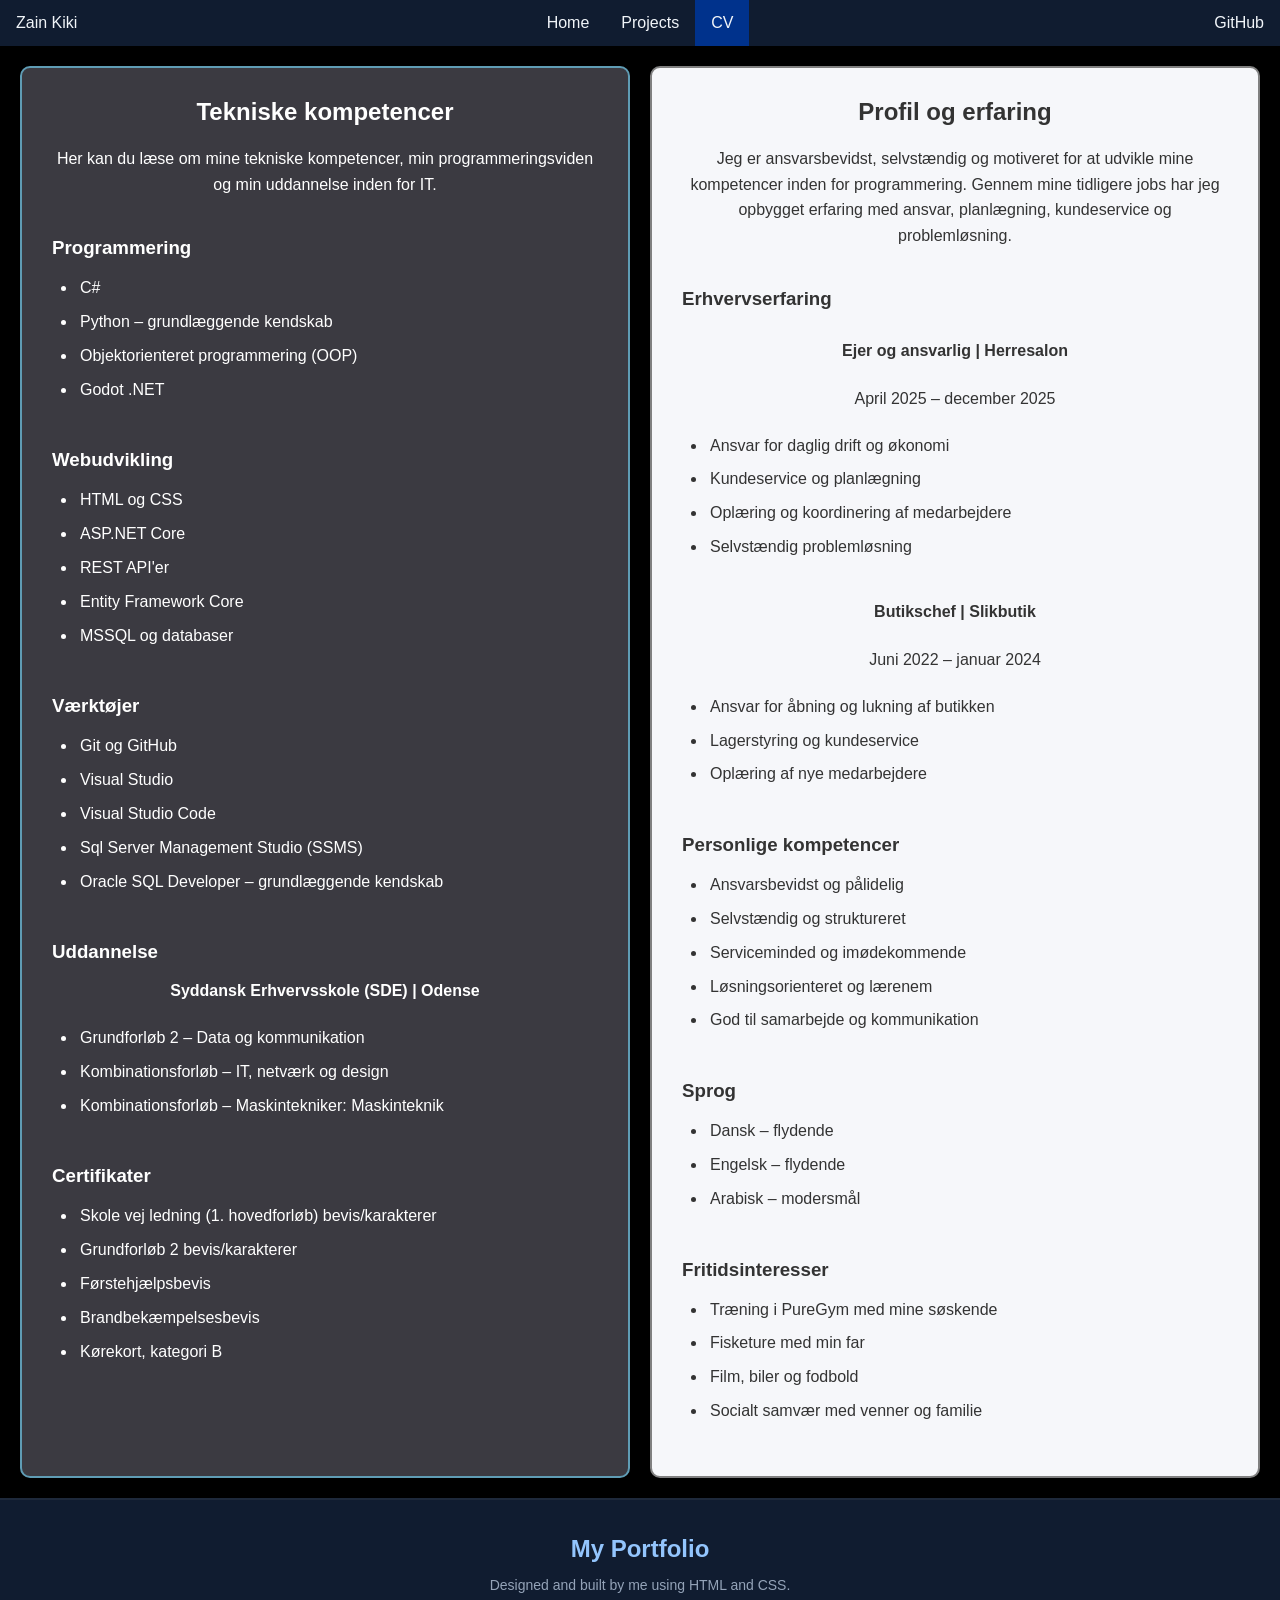
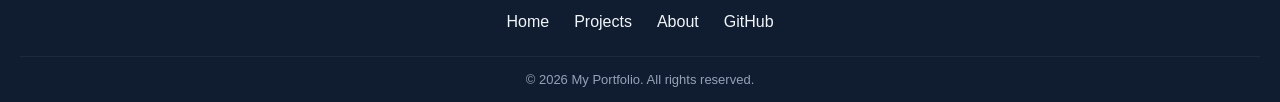
<file: about.html>
<!DOCTYPE html>
<html lang="en">
<head>
    <meta charset="UTF-8">
    <meta name="viewport" content="width=device-width, initial-scale=1.0">
    <title>My Site - About Me</title>
    <link rel="stylesheet" href="style.css">
    <link rel="stylesheet" href="about.css">
</head>

<body>
    <nav class="navContainer">
        <ul class="navbar">
            <li class="navbar-name">Zain Kiki</li>
            <li><a href="home.html">Home</a></li>
            <li><a href="projects.html">Projects</a></li>
            <li><a href="about.html" class="active">CV</a></li>
            <li class="GitHub"><a href="https://github.com/Zainkiki" target="_blank" rel="noopener noreferrer">GitHub</a></li>
        </ul>
    </nav>

    <main>
        <div class="split-container">
            <div class="split-left">
                <h2>Tekniske kompetencer</h2>

                <p>
                    Her kan du læse om mine tekniske kompetencer,
                    min programmeringsviden og min uddannelse inden for IT.
                </p>

                <h3>Programmering</h3>
                <ul>
                    <li>C#</li>
                    <li>Python – grundlæggende kendskab</li>
                    <li>Objektorienteret programmering (OOP)</li>
                    <li>Godot .NET</li>
                </ul>

                <h3>Webudvikling</h3>
                <ul>
                    <li>HTML og CSS</li>
                    <li>ASP.NET Core</li>
                    <li>REST API'er</li>
                    <li>Entity Framework Core</li>
                    <li>MSSQL og databaser</li>
                </ul>

                <h3>Værktøjer</h3>
                <ul>
                    <li>Git og GitHub</li>
                    <li>Visual Studio</li>
                    <li>Visual Studio Code</li>
                    <li>Sql Server Management Studio (SSMS)</li>
                    <li>Oracle SQL Developer – grundlæggende kendskab</li>
                </ul>

                <h3>Uddannelse</h3>
                <p><strong>Syddansk Erhvervsskole (SDE) | Odense</strong></p>
                <ul>
                    <li>Grundforløb 2 – Data og kommunikation</li>
                    <li>Kombinationsforløb – IT, netværk og design</li>
                    <li>Kombinationsforløb – Maskintekniker: Maskinteknik</li>
                </ul>

                <h3>Certifikater</h3>
                <ul>
                    <li>Skole vej ledning (1. hovedforløb) bevis/karakterer</li>
                    <li>Grundforløb 2 bevis/karakterer</li>
                    <li>Førstehjælpsbevis</li>
                    <li>Brandbekæmpelsesbevis</li>
                    <li>Kørekort, kategori B</li>
                </ul>
            </div>
            <div class="split-right">
                <h2>Profil og erfaring</h2>

                <p>
                    Jeg er ansvarsbevidst, selvstændig og motiveret for at
                    udvikle mine kompetencer inden for programmering.
                    Gennem mine tidligere jobs har jeg opbygget erfaring
                    med ansvar, planlægning, kundeservice og problemløsning.
                </p>

                <h3>Erhvervserfaring</h3>

                <h4>Ejer og ansvarlig | Herresalon</h4>
                <p>April 2025 – december 2025</p>
                <ul>
                    <li>Ansvar for daglig drift og økonomi</li>
                    <li>Kundeservice og planlægning</li>
                    <li>Oplæring og koordinering af medarbejdere</li>
                    <li>Selvstændig problemløsning</li>
                </ul>

                <h4>Butikschef | Slikbutik</h4>
                <p>Juni 2022 – januar 2024</p>
                <ul>
                    <li>Ansvar for åbning og lukning af butikken</li>
                    <li>Lagerstyring og kundeservice</li>
                    <li>Oplæring af nye medarbejdere</li>
                </ul>

                <h3>Personlige kompetencer</h3>
                <ul>
                    <li>Ansvarsbevidst og pålidelig</li>
                    <li>Selvstændig og struktureret</li>
                    <li>Serviceminded og imødekommende</li>
                    <li>Løsningsorienteret og lærenem</li>
                    <li>God til samarbejde og kommunikation</li>
                </ul>

                <h3>Sprog</h3>
                <ul>
                    <li>Dansk – flydende</li>
                    <li>Engelsk – flydende</li>
                    <li>Arabisk – modersmål</li>
                </ul>

                <h3>Fritidsinteresser</h3>
                <ul>
                    <li>Træning i PureGym med mine søskende</li>
                    <li>Fisketure med min far</li>
                    <li>Film, biler og fodbold</li>
                    <li>Socialt samvær med venner og familie</li>
                </ul>
            </div>
        </div>
    </main>


    <footer class="footer">
        <h3>My Portfolio</h3>
        <p>Designed and built by me using HTML and CSS.</p>

        <div class="footer-links">
            <a href="home.html">Home</a>
            <a href="projects.html">Projects</a>
            <a href="about.html">About</a>
            <a href="https://github.com/Zainkiki" target="_blank">GitHub</a>
        </div>

        <div class="footer-bottom">
            <p>© 2026 My Portfolio. All rights reserved.</p>
        </div>
    </footer>
</body>
</html>
</file>
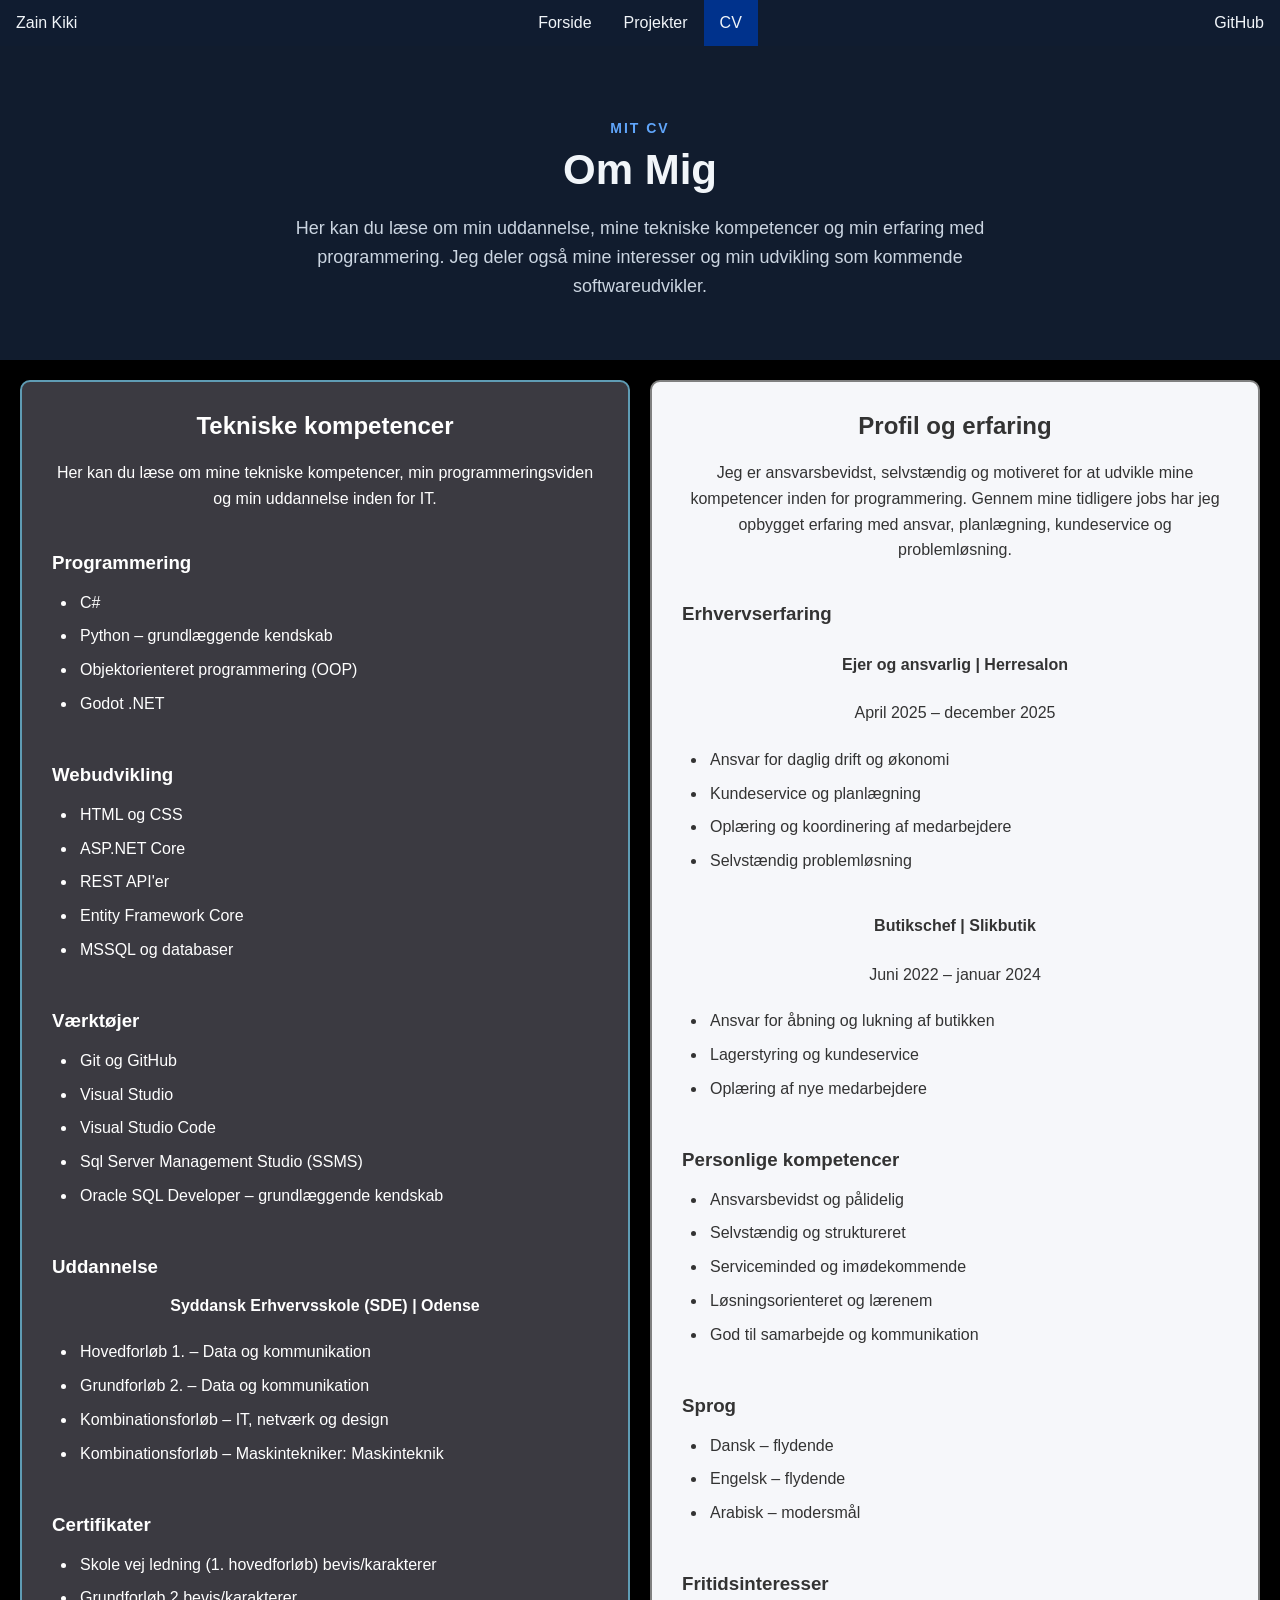
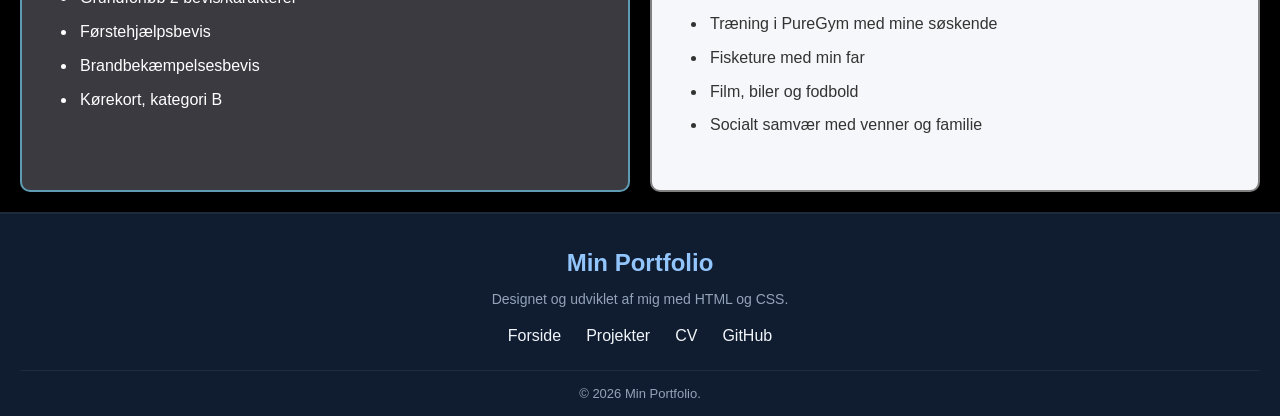
<file: cv.html>
<!DOCTYPE html>
<html lang="da">
<head>
    <meta charset="UTF-8">
    <meta name="viewport" content="width=device-width, initial-scale=1.0">
    <title>My Site - About Me</title>
    <link rel="stylesheet" href="style.css">
    <link rel="stylesheet" href="about.css">
</head>
<body>
    <nav class="navContainer">
        <ul class="navbar">
            <li class="navbar-name">Zain Kiki</li>
            <li><a href="forside.html">Forside</a></li>
            <li><a href="projekter.html">Projekter</a></li>
            <li><a href="cv.html" class="active">CV</a></li>
            <li class="GitHub"><a href="https://github.com/Zainkiki" target="_blank" rel="noopener noreferrer">GitHub</a></li>
        </ul>
    </nav>
        <header class="cv-header">
            <p class="cv-subtitle">MIT CV</p>

            <h1>Om Mig</h1>

            <p class="cv-description">
                Her kan du læse om min uddannelse, mine tekniske
                kompetencer og min erfaring med programmering.
                Jeg deler også mine interesser og min udvikling
                som kommende softwareudvikler.
            </p>
        </header>
    <main>
        <div class="split-container">
            <div class="split-left">
                <h2>Tekniske kompetencer</h2>

                <p>
                    Her kan du læse om mine tekniske kompetencer,
                    min programmeringsviden og min uddannelse inden for IT.
                </p>

                <h3>Programmering</h3>
                <ul>
                    <li>C#</li>
                    <li>Python – grundlæggende kendskab</li>
                    <li>Objektorienteret programmering (OOP)</li>
                    <li>Godot .NET</li>
                </ul>

                <h3>Webudvikling</h3>
                <ul>
                    <li>HTML og CSS</li>
                    <li>ASP.NET Core</li>
                    <li>REST API'er</li>
                    <li>Entity Framework Core</li>
                    <li>MSSQL og databaser</li>
                </ul>

                <h3>Værktøjer</h3>
                <ul>
                    <li>Git og GitHub</li>
                    <li>Visual Studio</li>
                    <li>Visual Studio Code</li>
                    <li>Sql Server Management Studio (SSMS)</li>
                    <li>Oracle SQL Developer – grundlæggende kendskab</li>
                </ul>

                <h3>Uddannelse</h3>
                <p><strong>Syddansk Erhvervsskole (SDE) | Odense</strong></p>
                <ul>
                    <li>Hovedforløb 1. – Data og kommunikation</li>
                    <li>Grundforløb 2. – Data og kommunikation</li>
                    <li>Kombinationsforløb – IT, netværk og design</li>
                    <li>Kombinationsforløb – Maskintekniker: Maskinteknik</li>
                </ul>

                <h3>Certifikater</h3>
                <ul>
                    <li>Skole vej ledning (1. hovedforløb) bevis/karakterer</li>
                    <li>Grundforløb 2 bevis/karakterer</li>
                    <li>Førstehjælpsbevis</li>
                    <li>Brandbekæmpelsesbevis</li>
                    <li>Kørekort, kategori B</li>
                </ul>
            </div>
            <div class="split-right">
                <h2>Profil og erfaring</h2>

                <p>
                    Jeg er ansvarsbevidst, selvstændig og motiveret for at
                    udvikle mine kompetencer inden for programmering.
                    Gennem mine tidligere jobs har jeg opbygget erfaring
                    med ansvar, planlægning, kundeservice og problemløsning.
                </p>

                <h3>Erhvervserfaring</h3>

                <h4>Ejer og ansvarlig | Herresalon</h4>
                <p>April 2025 – december 2025</p>
                <ul>
                    <li>Ansvar for daglig drift og økonomi</li>
                    <li>Kundeservice og planlægning</li>
                    <li>Oplæring og koordinering af medarbejdere</li>
                    <li>Selvstændig problemløsning</li>
                </ul>

                <h4>Butikschef | Slikbutik</h4>
                <p>Juni 2022 – januar 2024</p>
                <ul>
                    <li>Ansvar for åbning og lukning af butikken</li>
                    <li>Lagerstyring og kundeservice</li>
                    <li>Oplæring af nye medarbejdere</li>
                </ul>

                <h3>Personlige kompetencer</h3>
                <ul>
                    <li>Ansvarsbevidst og pålidelig</li>
                    <li>Selvstændig og struktureret</li>
                    <li>Serviceminded og imødekommende</li>
                    <li>Løsningsorienteret og lærenem</li>
                    <li>God til samarbejde og kommunikation</li>
                </ul>

                <h3>Sprog</h3>
                <ul>
                    <li>Dansk – flydende</li>
                    <li>Engelsk – flydende</li>
                    <li>Arabisk – modersmål</li>
                </ul>

                <h3>Fritidsinteresser</h3>
                <ul>
                    <li>Træning i PureGym med mine søskende</li>
                    <li>Fisketure med min far</li>
                    <li>Film, biler og fodbold</li>
                    <li>Socialt samvær med venner og familie</li>
                </ul>
            </div>
        </div>
    </main>


    <footer class="footer">
        <h3>Min Portfolio</h3>
        <p>Designet og udviklet af mig med HTML og CSS.</p>

        <div class="footer-links">
            <a href="forside.html">Forside</a>
            <a href="projekter.html">Projekter</a>
            <a href="cv.html">CV</a>
            <a href="https://github.com/Zainkiki"
               target="_blank"
               rel="noopener noreferrer">GitHub</a>
        </div>

        <div class="footer-bottom">
            <p>© 2026 Min Portfolio.</p>
        </div>
    </footer>
</body>
</html>
</file>
<file: style.css>
.navbar {
    list-style-type: none;
    margin: 0;
    padding: 0;
    background-color: #101C30;
    display: flex;
    justify-content: center;
    position: sticky;
    top: 0;
    width: 100%;
}

.navbar li a {
    display: block;
    color: #F1F5F9;
    padding: 14px 16px;
    text-decoration: none;
    
}

.navbar li a:hover {
    background-color: #1E3554;
}

.navbar li a.active {
    background-color: rgb(0, 50, 140);
}


.navbar li.GitHub {
    position: absolute;
    right: 0;
}

.navbar li.navbar-name {
    position: absolute;
    left: 0;
    color: #F1F5F9;
    padding: 14px 16px;
}


body {
    font-family: sans-serif;
    padding: 0;
    margin: 0;
    background-color: black;
}

.hero {
    width: 100%;
    height: 100vh;
    display: flex;
    justify-content: center;
    align-items: center;
    text-align: center;
    color: white;
    background-image: url("images/HeroBanner.png");
    background-size: cover;
    background-position: center center;
    background-repeat: no-repeat;
    background-attachment: fixed;
}

.hero h1 {
    font-size: 2em;
    margin-top: 0;
    margin-bottom: 0.5em;
}

.hero h2 {
    font-size: 1em;
    margin-top: 0;
    margin-bottom: 0.5em;
}
.hero .btn {
    display: block;
    width: 200px;
    padding : 1em;
    margin-top: 50px;
    margin-left: auto;
    margin-right: auto;
    color: white;
    text-decoration: none;
    font-size: 1.5em;
    border: 3px solid white;
    border-radius: 20px;
    background-color: rgb(0, 50, 140);
}

@media (max-width: 480px) {
    ul li a {
        padding: 12px 8px;
        font-size: 0.85em;
    }

    .hero h1 {
        font-size: 1.5em;
    }

    .hero h2 {
        font-size: 0.9em;
    }

    .hero .btn {
        width: 150px;
        font-size: 1.1em;
    }
}

@media (min-width: 481px) and (max-width: 768px) {
    ul li a {
        padding: 14px 12px;
    }

    .hero h1 {
        font-size: 1.8em;
    }
}

.footer {
    background-color: #101C30;
    color: #F1F5F9;
    text-align: center;
    padding: 35px 20px 15px;
    border-top: 2px solid #1E293B;
}

    .footer h3 {
        font-size: 24px;
        margin: 0 0 10px;
        color: #93C5FD;
    }

    .footer p {
        color: #94A3B8;
        font-size: 14px;
        margin-bottom: 20px;
    }

.footer-links {
    display: flex;
    justify-content: center;
    flex-wrap: wrap;
    gap: 25px;
    margin-bottom: 25px;
}

    .footer-links a {
        color: #F1F5F9;
        text-decoration: none;
        transition: color 0.3s ease;
    }

        .footer-links a:hover {
            color: #93C5FD;
        }

.footer-bottom {
    border-top: 1px solid #1E293B;
    padding-top: 15px;
}

    .footer-bottom p {
        margin: 0;
        font-size: 13px;
    }
</file>
<file: about.css>
.split-container {
    display: flex;
    width: 100%;
    gap: 20px;
    padding: 20px;
    box-sizing: border-box;
    align-items: stretch;
}

.split-left,
.split-right {
    flex: 1;
    min-width: 0;
    box-sizing: border-box;
    border-radius: 10px;
    padding: 30px;
    margin: 0;
    text-align: center;
    display: flex;
    flex-direction: column;
    align-items: center;
    transition: background-color 0.3s, box-shadow 0.3s;
    box-shadow: 0 0 10px rgba(0, 0, 0, 0.1);
}

.split-left {
    background-color: #3b3a41;
    color: #ffffff;
    border: 2px solid rgb(95, 156, 180);
}

.split-right {
    background-color: #f6f7fa;
    color: #333333;
    border: 2px solid grey;
}

    .split-left h2,
    .split-right h2 {
        margin-top: 0;
        margin-bottom: 15px;
    }

    .split-left h3,
    .split-right h3 {
        width: 100%;
        text-align: left;
        margin-top: 25px;
        margin-bottom: 10px;
    }

    .split-left p,
    .split-right p {
        line-height: 1.6;
        margin-top: 5px;
        margin-bottom: 15px;
    }

    .split-left ul,
    .split-right ul {
        width: 100%;
        box-sizing: border-box;
        text-align: left;
        padding-left: 25px;
        margin-top: 5px;
        margin-bottom: 15px;
        line-height: 1.8;
    }

    .split-left li,
    .split-right li {
        padding-left: 3px;
        margin-bottom: 5px;
    }

    .split-left:hover,
    .split-right:hover {
        background-color: #cbeaeb;
        color: #333333;
        box-shadow: 0 5px 18px rgba(0, 0, 0, 0.15);
    }

@media (max-width: 768px) {
    .split-container {
        flex-direction: column;
        padding: 15px;
        gap: 15px;
    }

    .split-left,
    .split-right {
        width: 100%;
        padding: 25px;
    }
}

.cv-header {
    padding: 60px 40px;
    background-color: #111C2E;
    text-align: center;
}

.cv-subtitle {
    color: #60A5FA;
    font-size: 14px;
    font-weight: bold;
    letter-spacing: 2px;
    margin-bottom: 10px;
}

.cv-header h1 {
    color: #F1F5F9;
    font-size: 42px;
    margin: 0 0 20px;
}

.cv-description {
    color: #CBD5E1;
    font-size: 18px;
    line-height: 1.6;
    max-width: 700px;
    margin: 0 auto;
}
</file>
